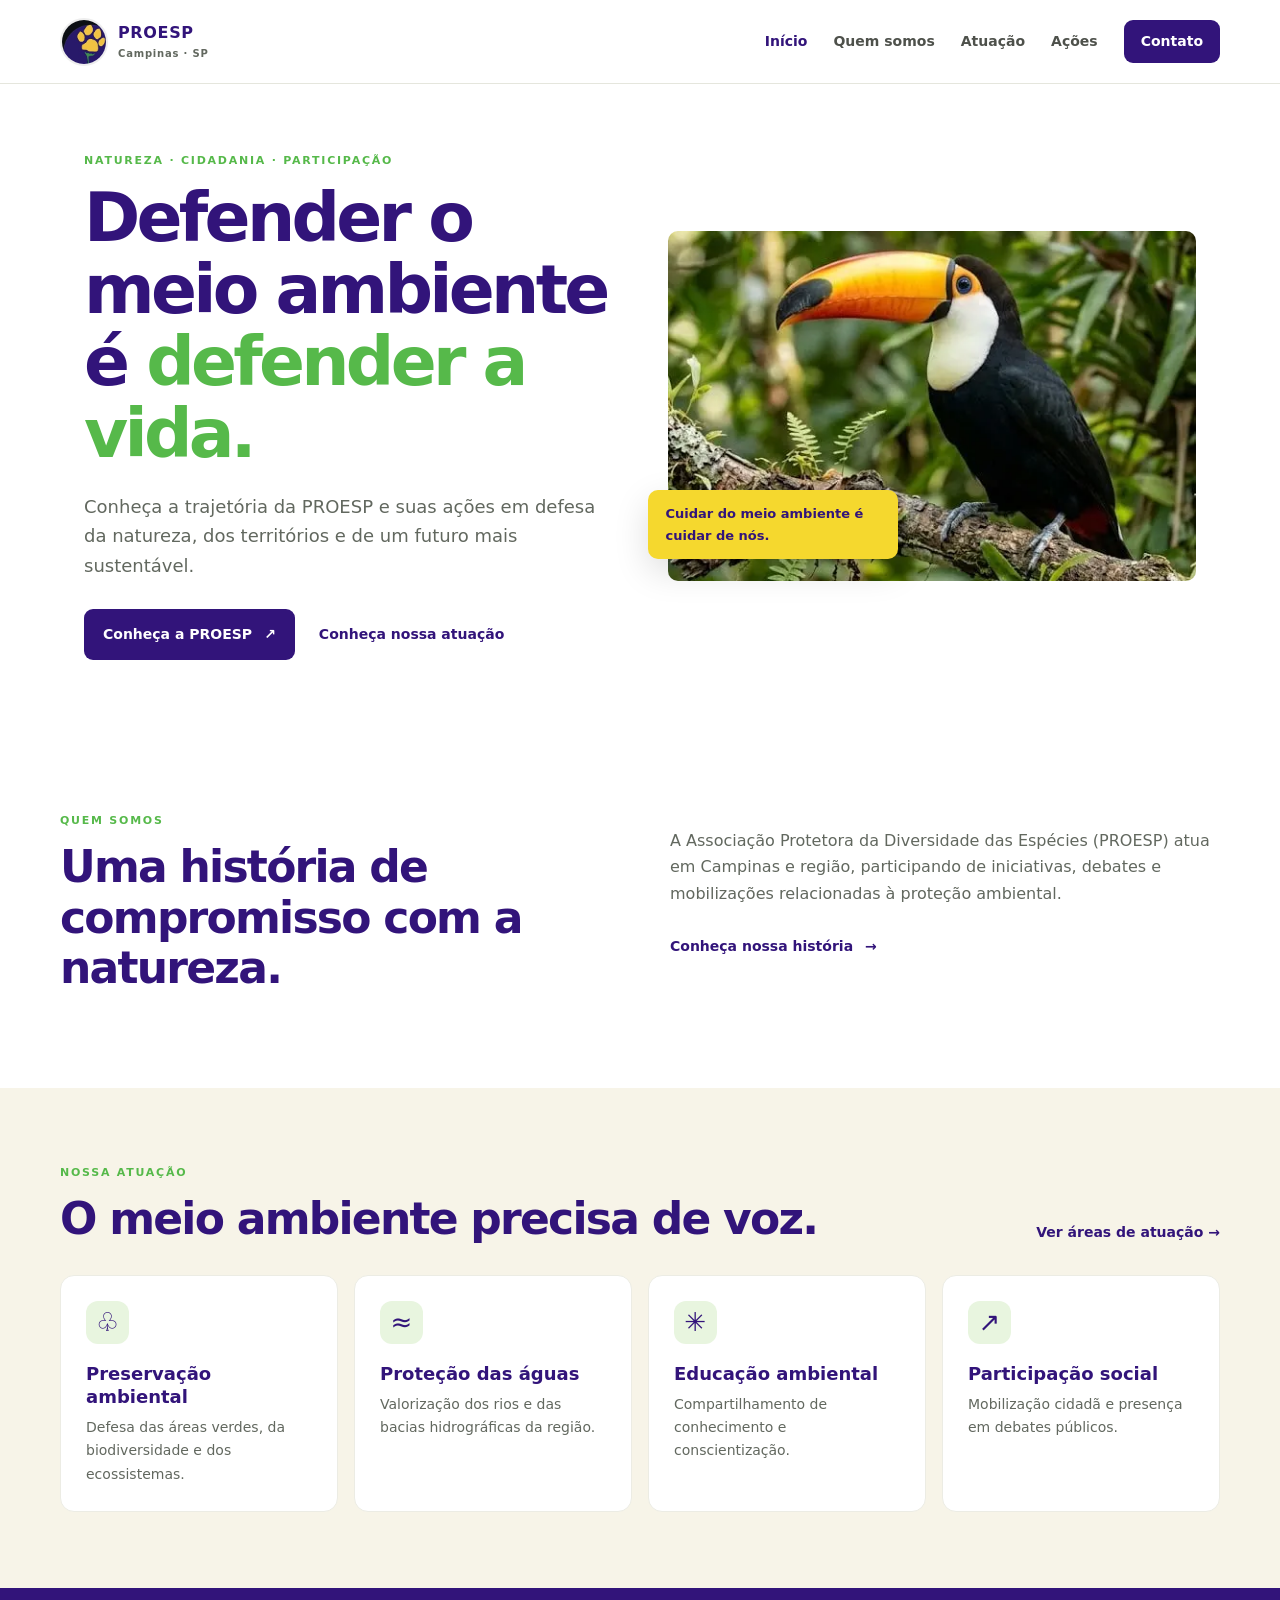
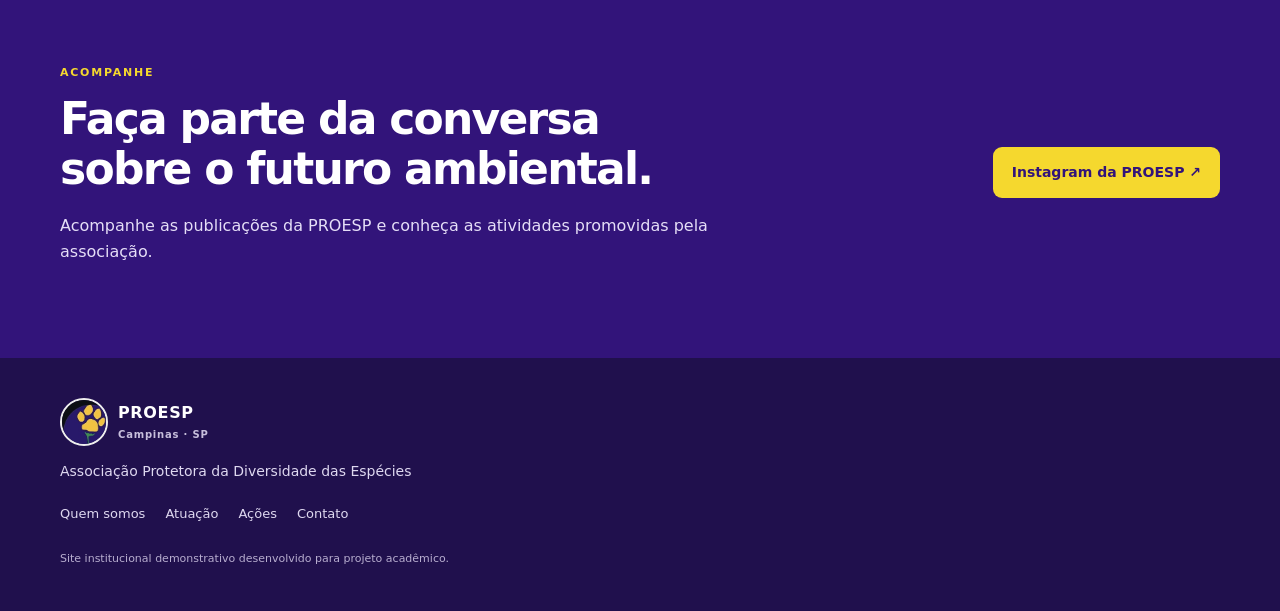
<file: index.html>
<!DOCTYPE html>
<html lang="pt-BR">

<head>
    <meta charset="UTF-8">
    <meta name="viewport" content="width=device-width, initial-scale=1.0">

    <meta
        name="description"
        content="Conheça a PROESP Campinas, sua história e suas ações em defesa do meio ambiente."
    >

    <title>PROESP Campinas | Início</title>

    <!-- Arquivo responsável pela aparência do site -->
    <link rel="stylesheet" href="styles.css">
</head>

<div vw class="enabled">
    <div vw-access-button class="active"></div>
    <div vw-plugin-wrapper>
        <div class="vw-plugin-top-wrapper"></div>
    </div>
</div>

<script src="https://vlibras.gov.br/app/vlibras-plugin.js"></script>
<script>
    new window.VLibras.Widget('https://vlibras.gov.br/app');
</script>
    
<body>

    <!-- Cabeçalho e menu de navegação -->
    <header class="site-header">

        <!-- Logo e nome da instituição -->
        <a class="brand" href="index.html">

            <img
                src="assets/logo-proesp.jpg"
                alt="Símbolo da PROESP"
            >

            <span>
                PROESP
                <small>Campinas · SP</small>
            </span>

        </a>

        <!-- Botão do menu para telas menores -->
        <button
            class="menu-toggle"
            aria-label="Abrir menu"
            aria-expanded="false"
        >
            ☰
        </button>

        <!-- Links para as páginas do site -->
        <nav class="nav">

            <a class="active" href="index.html">Início</a>
            <a href="sobre.html">Quem somos</a>
            <a href="atuacao.html">Atuação</a>
            <a href="acoes.html">Ações</a>
            <a class="nav-cta" href="contato.html">Contato</a>

        </nav>

    </header>

    <!-- Conteúdo principal da página -->
    <main>

        <!-- Apresentação inicial do site -->
        <section class="hero">

            <!-- Texto principal -->
            <div class="hero-copy">

                <p class="eyebrow">
                    NATUREZA · CIDADANIA · PARTICIPAÇÃO
                </p>

                <h1>
                    Defender o meio ambiente é
                    <em>defender a vida.</em>
                </h1>

                <p class="lead">
                    Conheça a trajetória da PROESP e suas ações
                    em defesa da natureza, dos territórios e de
                    um futuro mais sustentável.
                </p>

                <!-- Links de destaque -->
                <div class="actions">

                    <a class="button" href="sobre.html">
                        Conheça a PROESP
                        <span>↗️</span>
                    </a>

                    <a class="text-link" href="atuacao.html">
                        Conheça nossa atuação
                    </a>

                </div>

            </div>

            <!-- Imagem principal da página inicial -->
            <div class="hero-image">

                <img
                    src="assets/Tucano.jpg"
                    alt="Tucano brasileiro em seu habitate natural"
                >

                <span class="image-note">
                    Cuidar do meio ambiente é cuidar de nós.
                </span>

            </div>

        </section>

        <!-- Apresentação resumida da associação -->
        <section class="intro section">

            <div>

                <p class="eyebrow">QUEM SOMOS</p>

                <h2>
                    Uma história de compromisso com a natureza.
                </h2>

            </div>

            <div>

                <p>
                    A Associação Protetora da Diversidade das
                    Espécies (PROESP) atua em Campinas e região,
                    participando de iniciativas, debates e
                    mobilizações relacionadas à proteção ambiental.
                </p>

                <a class="arrow-link" href="sobre.html">
                    Conheça nossa história
                    <span>→</span>
                </a>

            </div>

        </section>

        <!-- Áreas de atuação da PROESP -->
        <section class="section pale">

            <div class="section-heading">

                <div>

                    <p class="eyebrow">NOSSA ATUAÇÃO</p>

                    <h2>
                        O meio ambiente precisa de voz.
                    </h2>

                </div>

                <a class="arrow-link" href="atuacao.html">
                    Ver áreas de atuação →
                </a>

            </div>

            <!-- Cartões com os temas de atuação -->
            <div class="card-grid">

                <a class="feature-card" href="atuacao.html">

                    <span class="card-icon">♧</span>

                    <h3>Preservação ambiental</h3>

                    <p>
                        Defesa das áreas verdes, da biodiversidade
                        e dos ecossistemas.
                    </p>

                </a>

                <a class="feature-card" href="atuacao.html">

                    <span class="card-icon">≈</span>

                    <h3>Proteção das águas</h3>

                    <p>
                        Valorização dos rios e das bacias
                        hidrográficas da região.
                    </p>

                </a>

                <a class="feature-card" href="atuacao.html">

                    <span class="card-icon">✳</span>

                    <h3>Educação ambiental</h3>

                    <p>
                        Compartilhamento de conhecimento
                        e conscientização.
                    </p>

                </a>

                <a class="feature-card" href="acoes.html">

                    <span class="card-icon">↗️</span>

                    <h3>Participação social</h3>

                    <p>
                        Mobilização cidadã e presença em
                        debates públicos.
                    </p>

                </a>

            </div>

        </section>

        <!-- Seção para acompanhar as publicações -->
        <section class="callout section">

            <div>

                <p class="eyebrow">ACOMPANHE</p>

                <h2>
                    Faça parte da conversa sobre o futuro ambiental.
                </h2>

                <p>
                    Acompanhe as publicações da PROESP e conheça
                    as atividades promovidas pela associação.
                </p>

            </div>

            <a
                class="button light"
                href="https://www.instagram.com/proesp_campinas/"
                target="_blank"
                rel="noreferrer"
            >
                Instagram da PROESP ↗️
            </a>

        </section>

    </main>

    <!-- Rodapé com informações e links -->
    <footer class="footer">

        <!-- Logo no rodapé -->
        <a class="brand footer-brand" href="index.html">

            <img
                src="assets/logo-proesp.jpg"
                alt=""
            >

            <span>
                PROESP
                <small>Campinas · SP</small>
            </span>

        </a>

        <p>
            Associação Protetora da Diversidade das Espécies
        </p>

        <!-- Links para as páginas internas -->
        <div class="footer-links">

            <a href="sobre.html">Quem somos</a>
            <a href="atuacao.html">Atuação</a>
            <a href="acoes.html">Ações</a>
            <a href="contato.html">Contato</a>

        </div>

        <small>
            Site institucional demonstrativo desenvolvido
            para projeto acadêmico.
        </small>

    </footer>

    <!-- Arquivo JavaScript responsável pelas interações -->
    <script src="script.js"></script>

</body>

</html>
</file>
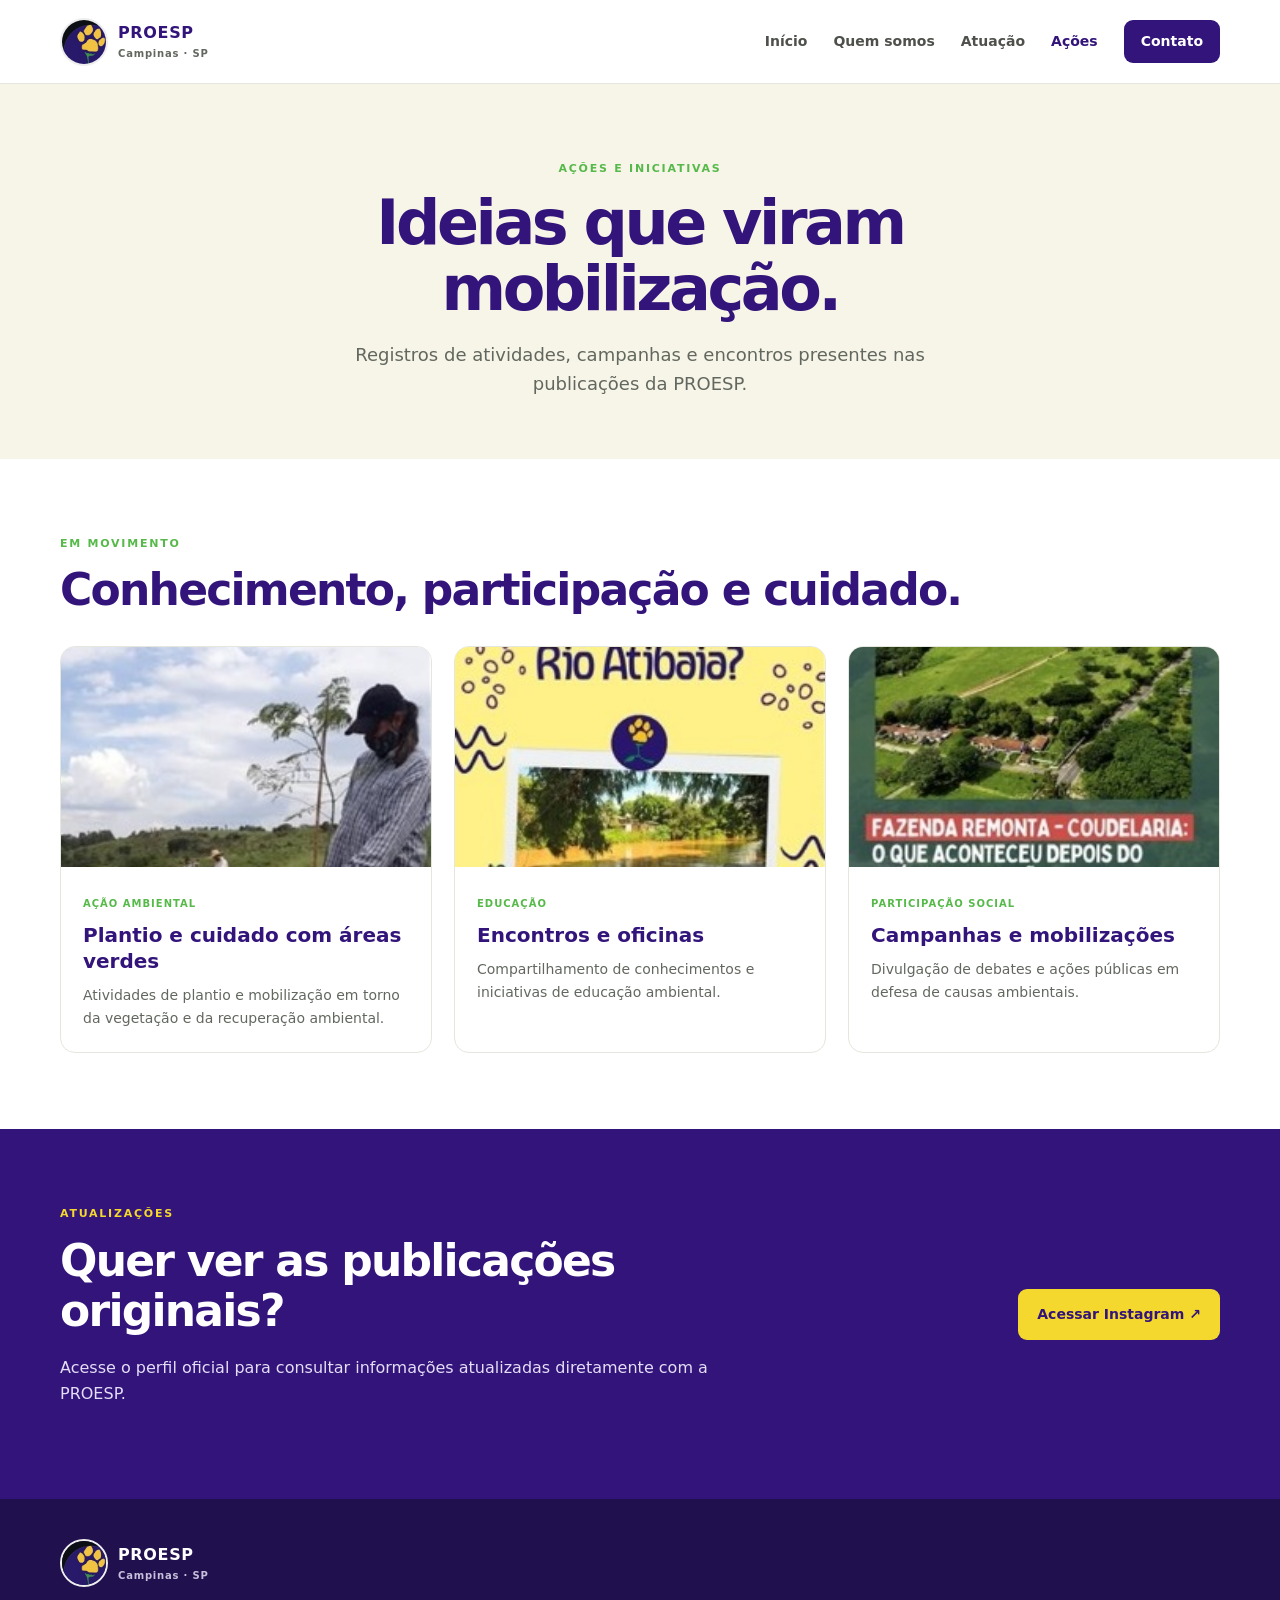
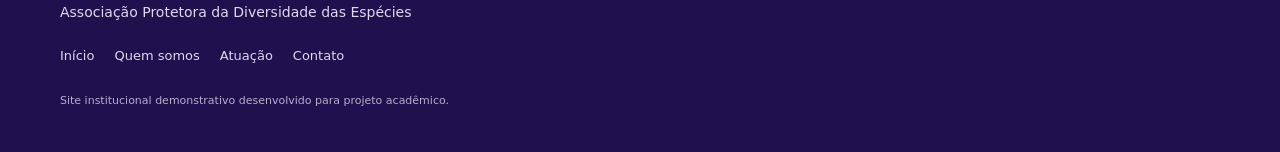
<file: acoes.html>
<!DOCTYPE html>
<html lang="pt-BR">

<head>
    <!-- Configurações básicas da página -->
    <meta charset="utf-8">
    <meta name="viewport" content="width=device-width, initial-scale=1">

    <!-- Título exibido na aba do navegador -->
    <title>Ações | PROESP Campinas</title>

    <!-- Arquivo responsável pela aparência do site -->
    <link rel="stylesheet" href="styles.css">
</head>
    
<div vw class="enabled">
    <div vw-access-button class="active"></div>
    <div vw-plugin-wrapper>
        <div class="vw-plugin-top-wrapper"></div>
    </div>
</div>

<script src="https://vlibras.gov.br/app/vlibras-plugin.js"></script>
<script>
    new window.VLibras.Widget('https://vlibras.gov.br/app');
</script>
    
<body>

    <!-- CABEÇALHO DO SITE -->
    <!-- Apresenta a identidade da PROESP e o menu de navegação -->
    <header class="site-header">

        <!-- Logo e nome da associação -->
        <a class="brand" href="index.html">
            <img src="assets/logo-proesp.jpg" alt="Símbolo da PROESP">

            <span>
                PROESP
                <small>Campinas · SP</small>
            </span>
        </a>

        <!-- Botão para abrir o menu em telas menores -->
        <button class="menu-toggle" aria-label="Abrir menu" aria-expanded="false">
            ☰
        </button>

        <!-- Links para as páginas do site -->
        <nav class="nav">
            <a href="index.html">Início</a>
            <a href="sobre.html">Quem somos</a>
            <a href="atuacao.html">Atuação</a>
            <a class="active" href="acoes.html">Ações</a>
            <a class="nav-cta" href="contato.html">Contato</a>
        </nav>

    </header>

    <!-- CONTEÚDO PRINCIPAL DA PÁGINA -->
    <main>

        <!-- Apresentação da página de ações -->
        <section class="page-hero">
            <p class="eyebrow">AÇÕES E INICIATIVAS</p>

            <h1>Ideias que viram mobilização.</h1>

            <p class="lead">
                Registros de atividades, campanhas e encontros presentes nas publicações da PROESP.
            </p>
        </section>

        <!-- SEÇÃO COM OS REGISTROS DE AÇÕES -->
        <section class="section">

            <!-- Título da seção -->
            <div class="section-heading">
                <div>
                    <p class="eyebrow">EM MOVIMENTO</p>

                    <h2>Conhecimento, participação e cuidado.</h2>
                </div>
            </div>

            <!-- Cartões com exemplos de ações e iniciativas ambientais -->
            <div class="story-grid">

                <!-- Primeiro cartão: plantio e preservação de áreas verdes -->
                <article class="story-card">
                    <img
                        src="assets/plantio-mudas.jpg"
                        alt="Registro de plantio de mudas"
                    >

                    <div>
                        <span class="tag">Ação ambiental</span>

                        <h3>Plantio e cuidado com áreas verdes</h3>

                        <p>
                            Atividades de plantio e mobilização em torno da vegetação
                            e da recuperação ambiental.
                        </p>
                    </div>
                </article>

                <!-- Segundo cartão: educação ambiental -->
                <article class="story-card">
                    <img
                        src="assets/acoes-ambientais.jpg"
                        alt="Publicação sobre temas ambientais"
                    >

                    <div>
                        <span class="tag">Educação</span>

                        <h3>Encontros e oficinas</h3>

                        <p>
                            Compartilhamento de conhecimentos e iniciativas de educação ambiental.
                        </p>
                    </div>
                </article>

                <!-- Terceiro cartão: campanhas e mobilização social -->
                <article class="story-card">
                    <img
                        src="assets/mobilizacao.jpg"
                        alt="Publicação de mobilização social"
                    >

                    <div>
                        <span class="tag">Participação social</span>

                        <h3>Campanhas e mobilizações</h3>

                        <p>
                            Divulgação de debates e ações públicas em defesa de causas ambientais.
                        </p>
                    </div>
                </article>

            </div>


        </section>

        <!-- CHAMADA PARA CONSULTAR AS PUBLICAÇÕES OFICIAIS -->
        <section class="callout section">

            <div>
                <p class="eyebrow">ATUALIZAÇÕES</p>

                <h2>Quer ver as publicações originais?</h2>

                <p>
                    Acesse o perfil oficial para consultar informações atualizadas
                    diretamente com a PROESP.
                </p>
            </div>

            <!-- Link para o Instagram oficial da associação -->
            <a
                class="button light"
                href="https://www.instagram.com/proesp_campinas/"
                target="_blank"
                rel="noreferrer"
            >
                Acessar Instagram ↗️
            </a>

        </section>

    </main>

    <!-- RODAPÉ DO SITE -->
    <!-- Contém a identificação da associação e links de navegação -->
    <footer class="footer">

        <!-- Logo e nome da PROESP no rodapé -->
        <a class="brand footer-brand" href="index.html">
            <img src="assets/logo-proesp.jpg" alt="">

            <span>
                PROESP
                <small>Campinas · SP</small>
            </span>
        </a>

        <!-- Nome completo da associação -->
        <p>Associação Protetora da Diversidade das Espécies</p>

        <!-- Links para outras páginas do site -->
        <div class="footer-links">
            <a href="index.html">Início</a>
            <a href="sobre.html">Quem somos</a>
            <a href="atuacao.html">Atuação</a>
            <a href="contato.html">Contato</a>
        </div>

        <!-- Informação sobre a finalidade acadêmica do site -->
        <small>
            Site institucional demonstrativo desenvolvido para projeto acadêmico.
        </small>

    </footer>

    <!-- Arquivo JavaScript responsável pelas funcionalidades interativas -->
    <script src="script.js"></script>

</body>
</html>
</file>
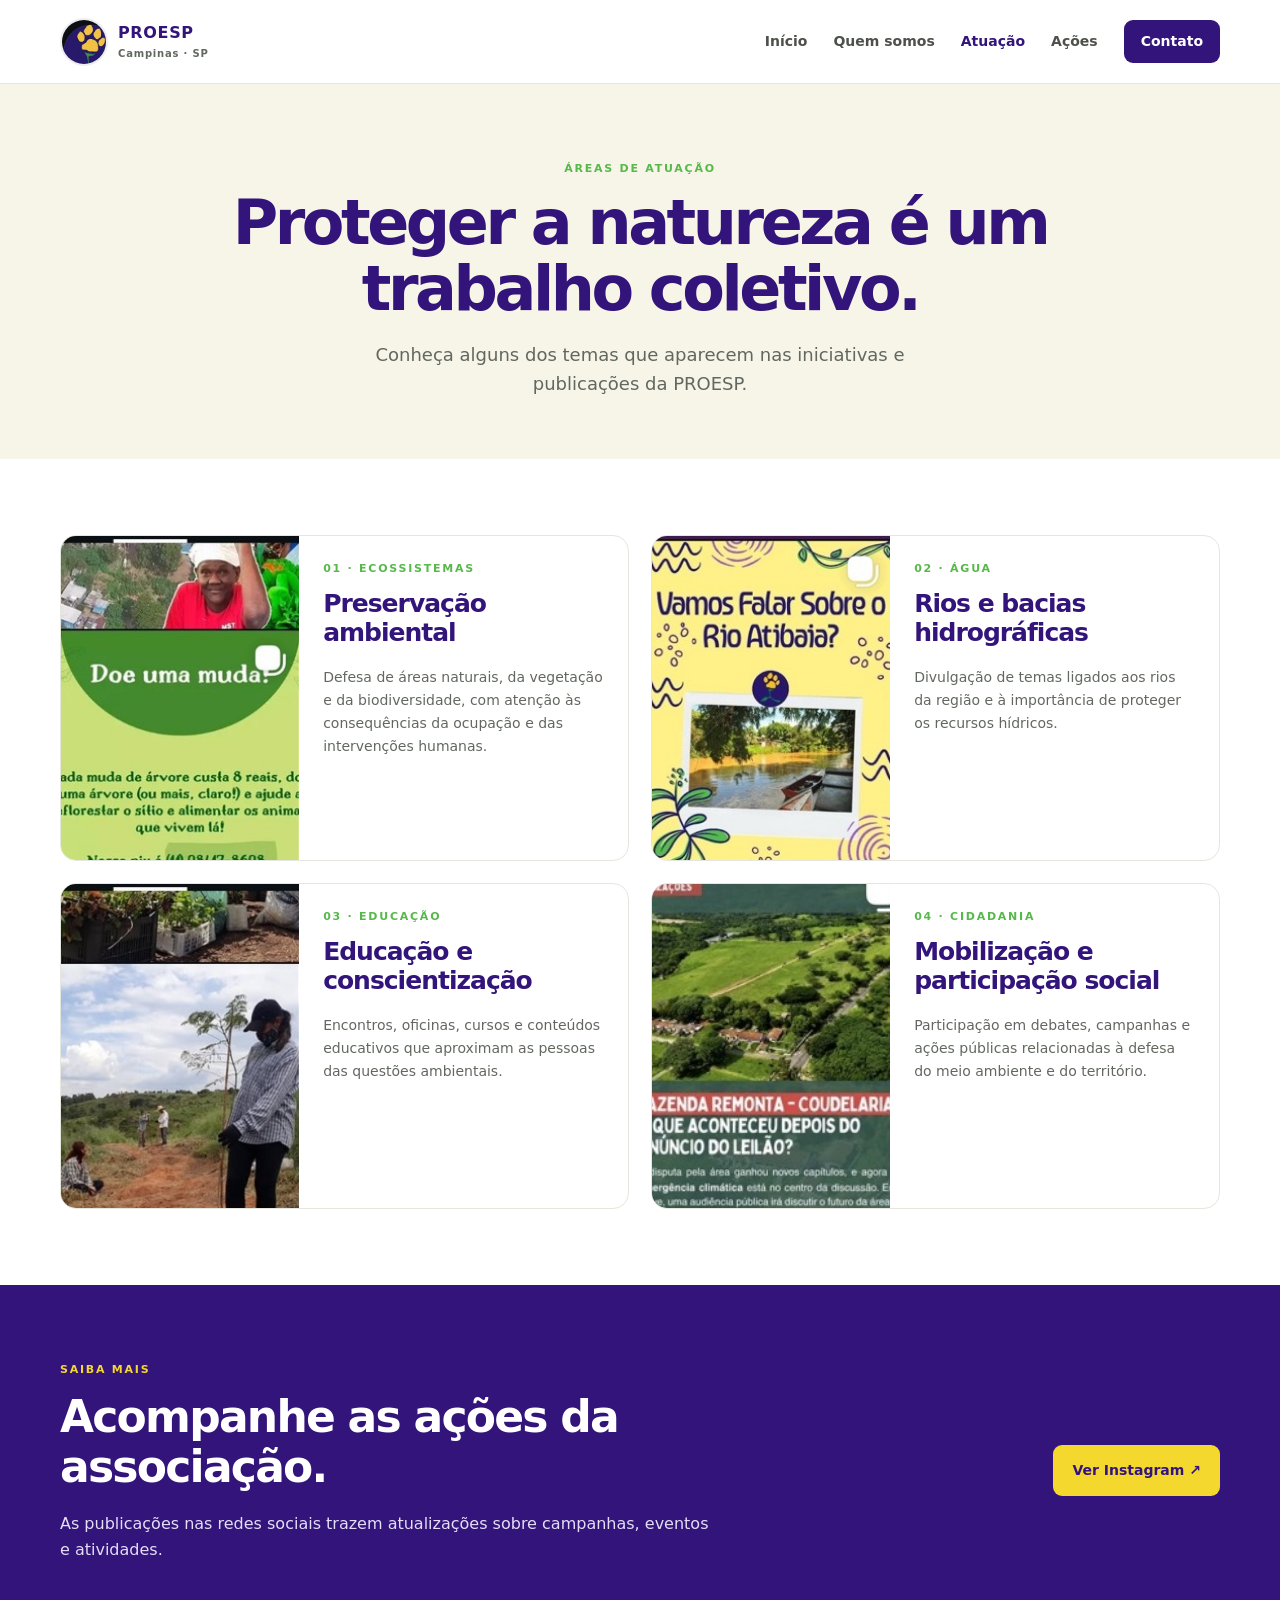
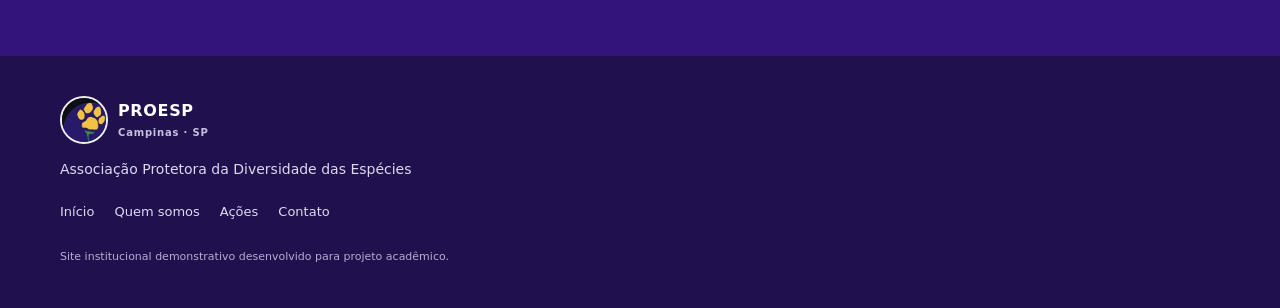
<file: atuacao.html>
<!DOCTYPE html>
<html lang="pt-BR">

<head>
    <!-- Configurações básicas da página -->
    <meta charset="utf-8">
    <meta name="viewport" content="width=device-width, initial-scale=1">

    <!-- Título que aparece na aba do navegador -->
    <title>Atuação | PROESP Campinas</title>

    <!-- Arquivo responsável pelo estilo visual do site -->
    <link rel="stylesheet" href="styles.css">
</head>
    
<div vw class="enabled">
    <div vw-access-button class="active"></div>
    <div vw-plugin-wrapper>
        <div class="vw-plugin-top-wrapper"></div>
    </div>
</div>

<script src="https://vlibras.gov.br/app/vlibras-plugin.js"></script>
<script>
    new window.VLibras.Widget('https://vlibras.gov.br/app');
</script>
    
<body>

    <!-- CABEÇALHO DO SITE -->
    <!-- Contém o logo, o nome da associação e o menu de navegação -->
    <header class="site-header">

        <!-- Logo e identificação da PROESP -->
        <a class="brand" href="index.html">
            <img src="assets/logo-proesp.jpg" alt="Símbolo da PROESP">

            <span>
                PROESP
                <small>Campinas · SP</small>
            </span>
        </a>

        <!-- Botão utilizado para abrir o menu em telas menores -->
        <button class="menu-toggle" aria-label="Abrir menu" aria-expanded="false">
            ☰
        </button>

        <!-- Menu com links para as páginas do site -->
        <nav class="nav">
            <a href="index.html">Início</a>
            <a href="sobre.html">Quem somos</a>
            <a class="active" href="atuacao.html">Atuação</a>
            <a href="acoes.html">Ações</a>
            <a class="nav-cta" href="contato.html">Contato</a>
        </nav>

    </header>

    <!-- CONTEÚDO PRINCIPAL DA PÁGINA -->
    <main>

        <!-- Apresentação da página de atuação -->
        <section class="page-hero">
            <p class="eyebrow">ÁREAS DE ATUAÇÃO</p>

            <h1>Proteger a natureza é um trabalho coletivo.</h1>

            <p class="lead">
                Conheça alguns dos temas que aparecem nas iniciativas e publicações da PROESP.
            </p>
        </section>

        <!-- SEÇÃO COM AS ÁREAS DE ATUAÇÃO -->
        <!-- Cada cartão apresenta um tema ambiental, uma imagem e uma descrição -->
        <section class="section">

            <div class="topic-grid">

                <!-- Primeiro cartão: preservação ambiental -->
                <article class="topic-card">
                    <img
                        src="assets/rio-floresta.jpg"
                        alt="Paisagem natural mostrada em publicação da PROESP"
                    >

                    <div>
                        <p class="eyebrow">01 · ECOSSISTEMAS</p>

                        <h2>Preservação ambiental</h2>

                        <p>
                            Defesa de áreas naturais, da vegetação e da biodiversidade,
                            com atenção às consequências da ocupação e das intervenções humanas.
                        </p>
                    </div>
                </article>

                <!-- Segundo cartão: proteção dos recursos hídricos -->
                <article class="topic-card">
                    <img
                        src="assets/acoes-ambientais.jpg"
                        alt="Imagem de publicação ambiental da PROESP"
                    >

                    <div>
                        <p class="eyebrow">02 · ÁGUA</p>

                        <h2>Rios e bacias hidrográficas</h2>

                        <p>
                            Divulgação de temas ligados aos rios da região e à importância
                            de proteger os recursos hídricos.
                        </p>
                    </div>
                </article>

                <!-- Terceiro cartão: educação ambiental -->
                <article class="topic-card">
                    <img
                        src="assets/plantio-mudas.jpg"
                        alt="Atividade de plantio de mudas exibida no perfil da PROESP"
                    >

                    <div>
                        <p class="eyebrow">03 · EDUCAÇÃO</p>

                        <h2>Educação e conscientização</h2>

                        <p>
                            Encontros, oficinas, cursos e conteúdos educativos que aproximam
                            as pessoas das questões ambientais.
                        </p>
                    </div>
                </article>

                <!-- Quarto cartão: participação da sociedade -->
                <article class="topic-card">
                    <img
                        src="assets/mobilizacao.jpg"
                        alt="Publicação sobre mobilização e participação pública"
                    >

                    <div>
                        <p class="eyebrow">04 · CIDADANIA</p>

                        <h2>Mobilização e participação social</h2>

                        <p>
                            Participação em debates, campanhas e ações públicas relacionadas
                            à defesa do meio ambiente e do território.
                        </p>
                    </div>
                </article>

            </div>
        </section>

        <!-- CHAMADA PARA ACOMPANHAR AS ATIVIDADES NAS REDES SOCIAIS -->
        <section class="callout section">

            <div>
                <p class="eyebrow">SAIBA MAIS</p>

                <h2>Acompanhe as ações da associação.</h2>

                <p>
                    As publicações nas redes sociais trazem atualizações sobre campanhas,
                    eventos e atividades.
                </p>
            </div>

            <!-- Link externo para o Instagram da PROESP -->
            <a
                class="button light"
                href="https://www.instagram.com/proesp_campinas/"
                target="_blank"
                rel="noreferrer"
            >
                Ver Instagram ↗️
            </a>

        </section>

    </main>

    <!-- RODAPÉ DO SITE -->
    <!-- Apresenta a identificação da associação e links para outras páginas -->
    <footer class="footer">

        <!-- Logo e nome da PROESP no rodapé -->
        <a class="brand footer-brand" href="index.html">
            <img src="assets/logo-proesp.jpg" alt="">

            <span>
                PROESP
                <small>Campinas · SP</small>
            </span>
        </a>

        <!-- Nome completo da associação -->
        <p>Associação Protetora da Diversidade das Espécies</p>

        <!-- Links de navegação do rodapé -->
        <div class="footer-links">
            <a href="index.html">Início</a>
            <a href="sobre.html">Quem somos</a>
            <a href="acoes.html">Ações</a>
            <a href="contato.html">Contato</a>
        </div>

        <!-- Informação sobre a finalidade acadêmica do site -->
        <small>
            Site institucional demonstrativo desenvolvido para projeto acadêmico.
        </small>

    </footer>

    <!-- Arquivo JavaScript responsável pelas funcionalidades interativas -->
    <script src="script.js"></script>

</body>
</html>
</file>
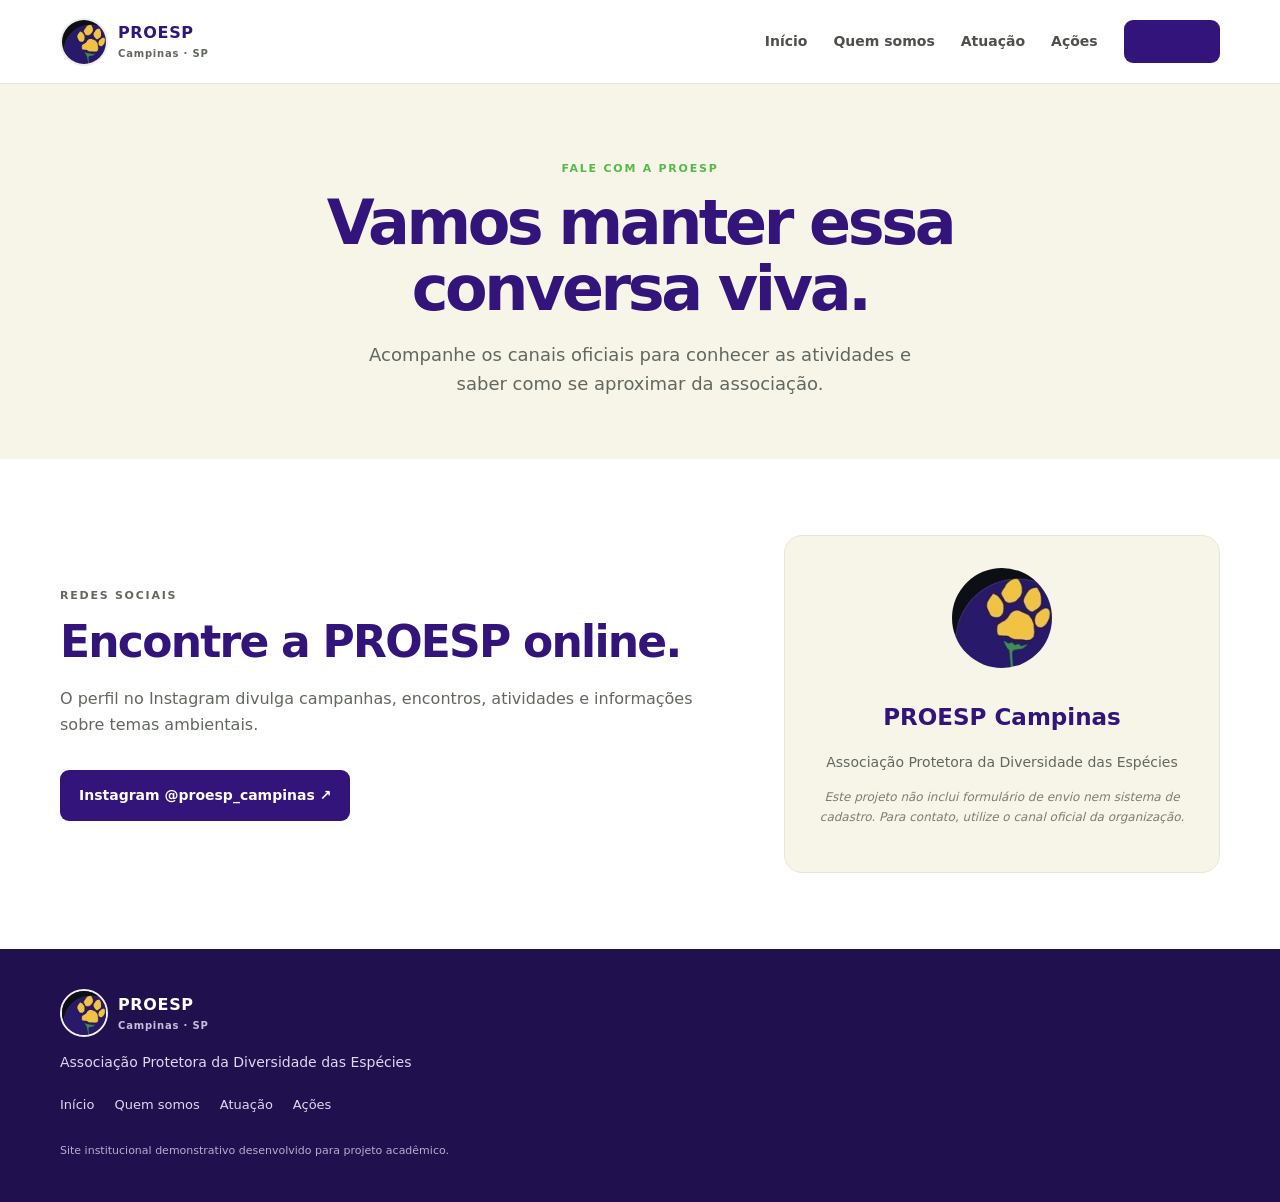
<file: contato.html>
<!DOCTYPE html>
<html lang="pt-BR">

<head>
    <!-- Configurações básicas da página -->
    <meta charset="utf-8">
    <meta name="viewport" content="width=device-width, initial-scale=1">

    <!-- Título exibido na aba do navegador -->
    <title>Contato | PROESP Campinas</title>

    <!-- Arquivo responsável pela aparência do site -->
    <link rel="stylesheet" href="styles.css">
</head>

    <div vw class="enabled">
    <div vw-access-button class="active"></div>
    <div vw-plugin-wrapper>
        <div class="vw-plugin-top-wrapper"></div>
    </div>
</div>

<script src="https://vlibras.gov.br/app/vlibras-plugin.js"></script>
<script>
    new window.VLibras.Widget('https://vlibras.gov.br/app');
</script>
    
<body>

    <!-- CABEÇALHO DO SITE -->
    <!-- Apresenta o logo da PROESP e o menu de navegação -->
    <header class="site-header">

        <!-- Logo e nome da associação -->
        <a class="brand" href="index.html">
            <img src="assets/logo-proesp.jpg" alt="Símbolo da PROESP">

            <span>
                PROESP
                <small>Campinas · SP</small>
            </span>
        </a>

        <!-- Botão utilizado para abrir o menu em telas menores -->
        <button class="menu-toggle" aria-label="Abrir menu" aria-expanded="false">
            ☰
        </button>

        <!-- Links para as outras páginas do site -->
        <nav class="nav">
            <a href="index.html">Início</a>
            <a href="sobre.html">Quem somos</a>
            <a href="atuacao.html">Atuação</a>
            <a href="acoes.html">Ações</a>
            <a class="nav-cta active" href="contato.html">Contato</a>
        </nav>

    </header>

    <!-- CONTEÚDO PRINCIPAL DA PÁGINA -->
    <main>

        <!-- Apresentação da página de contato -->
        <section class="page-hero">
            <p class="eyebrow">FALE COM A PROESP</p>

            <h1>Vamos manter essa conversa viva.</h1>

            <p class="lead">
                Acompanhe os canais oficiais para conhecer as atividades
                e saber como se aproximar da associação.
            </p>
        </section>

        <!-- SEÇÃO DE CONTATO -->
        <!-- Apresenta o canal oficial da associação e suas informações -->
        <section class="section contact-layout">

            <!-- Informações sobre as redes sociais -->
            <div>
                <p class="eyebrow">REDES SOCIAIS</p>

                <h2>Encontre a PROESP online.</h2>

                <p>
                    O perfil no Instagram divulga campanhas, encontros, atividades
                    e informações sobre temas ambientais.
                </p>

                <!-- Link para o perfil oficial da PROESP no Instagram -->
                <a
                    class="button"
                    href="https://www.instagram.com/proesp_campinas/"
                    target="_blank"
                    rel="noreferrer"
                >
                    Instagram @proesp_campinas ↗️
                </a>
            </div>

            <!-- Cartão com a identificação da associação -->
            <div class="contact-card">
                <img src="assets/logo-proesp.jpg" alt="Símbolo da PROESP">

                <h3>PROESP Campinas</h3>

                <p>
                    Associação Protetora da Diversidade das Espécies
                </p>

                <!-- Aviso sobre as formas de contato disponíveis no projeto -->
                <p class="note">
                    Este projeto não inclui formulário de envio nem sistema de cadastro.
                    Para contato, utilize o canal oficial da organização.
                </p>
            </div>

        </section>

    </main>

    <!-- RODAPÉ DO SITE -->
    <!-- Apresenta a identificação da associação e os links de navegação -->
    <footer class="footer">

        <!-- Logo e nome da PROESP no rodapé -->
        <a class="brand footer-brand" href="index.html">
            <img src="assets/logo-proesp.jpg" alt="">

            <span>
                PROESP
                <small>Campinas · SP</small>
            </span>
        </a>

        <!-- Nome completo da associação -->
        <p>Associação Protetora da Diversidade das Espécies</p>

        <!-- Links para as outras páginas do site -->
        <div class="footer-links">
            <a href="index.html">Início</a>
            <a href="sobre.html">Quem somos</a>
            <a href="atuacao.html">Atuação</a>
            <a href="acoes.html">Ações</a>
        </div>

        <!-- Informação sobre a finalidade acadêmica do site -->
        <small>
            Site institucional demonstrativo desenvolvido para projeto acadêmico.
        </small>

    </footer>

    <!-- Arquivo JavaScript responsável pelas funcionalidades interativas -->
    <script src="script.js"></script>

</body>
</html>
</file>
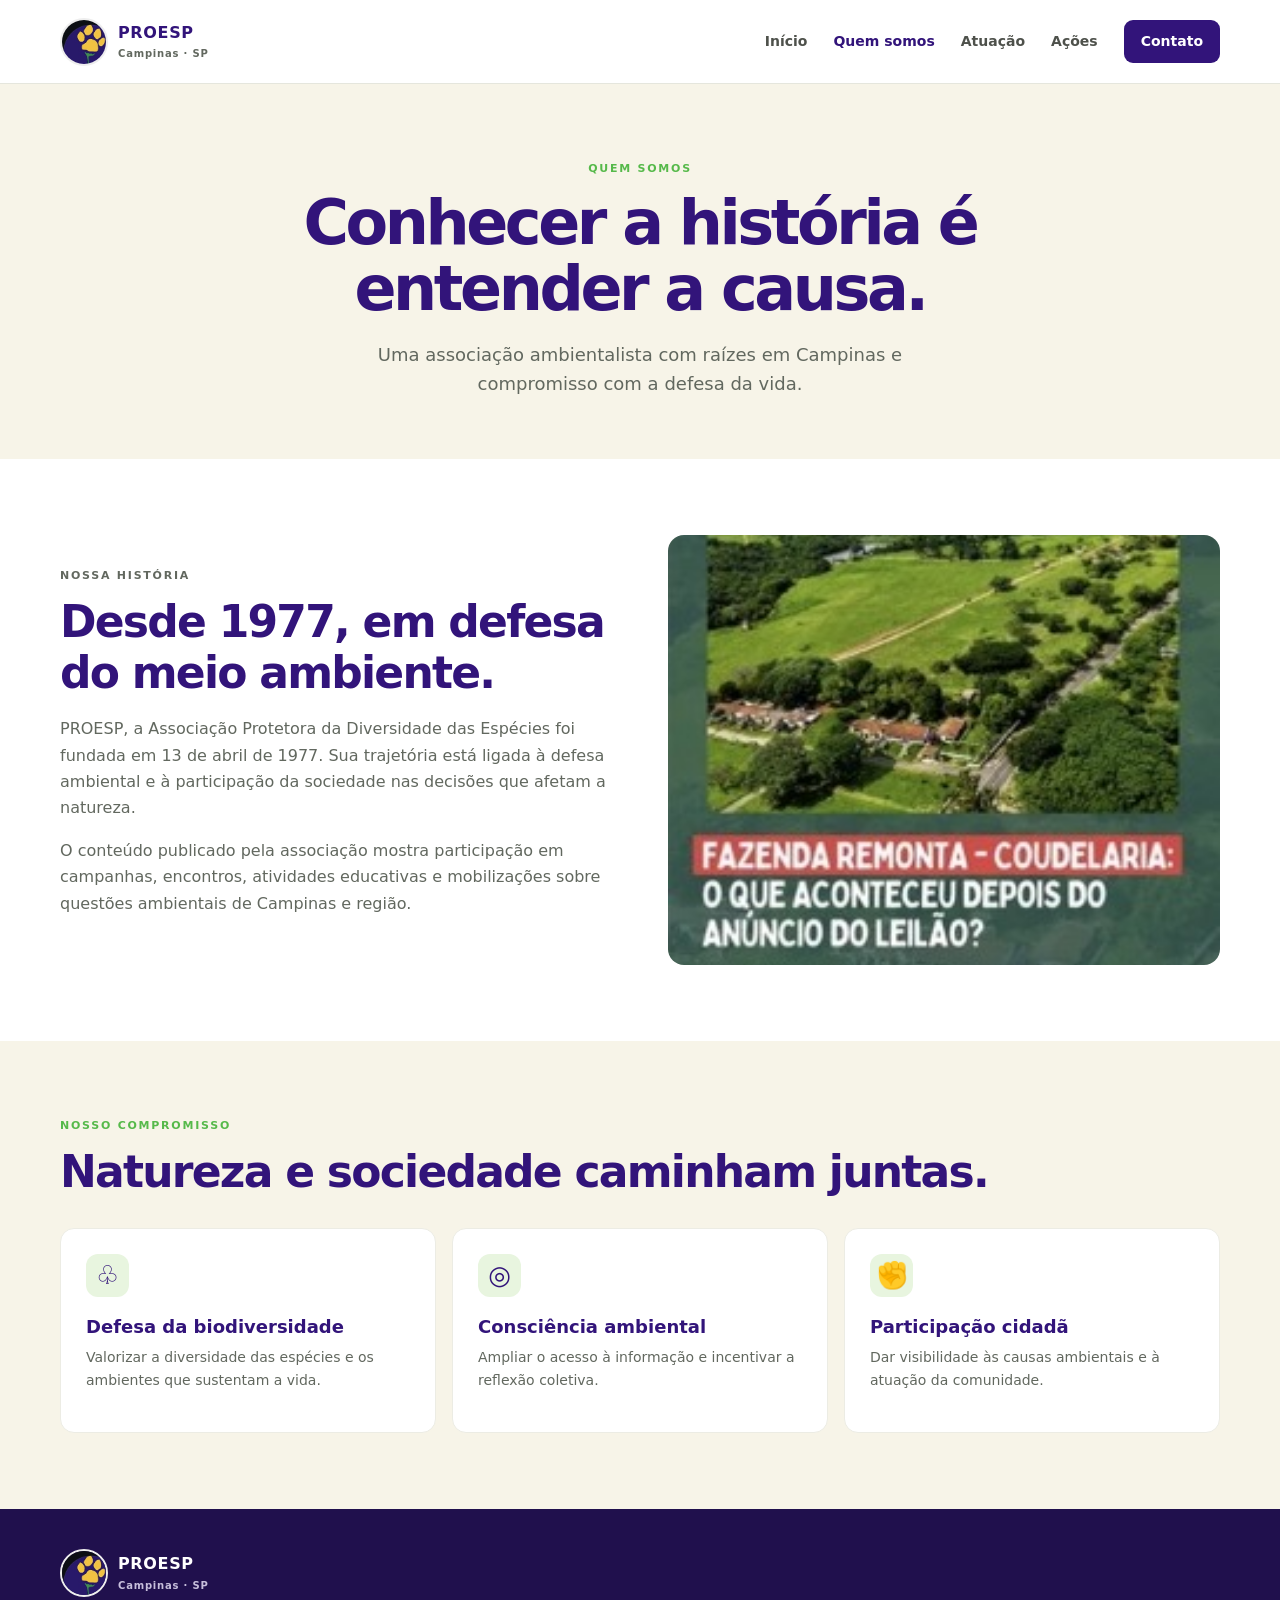
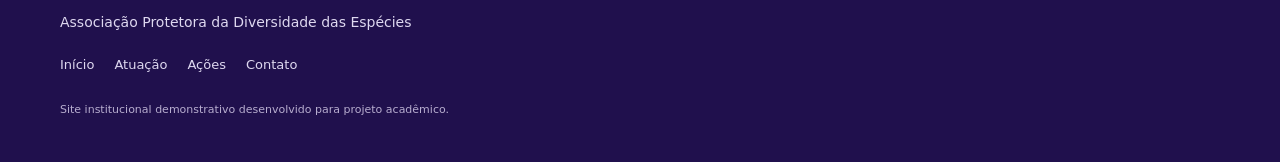
<file: sobre.html>
<!DOCTYPE html>
<html lang="pt-BR">

<head>
    <!-- Configurações básicas da página -->
    <meta charset="utf-8">
    <meta name="viewport" content="width=device-width, initial-scale=1">

    <!-- Título exibido na aba do navegador -->
    <title>Quem somos | PROESP Campinas</title>

    <!-- Arquivo responsável pela aparência do site -->
    <link rel="stylesheet" href="styles.css">
</head>

    <div vw class="enabled">
    <div vw-access-button class="active"></div>
    <div vw-plugin-wrapper>
        <div class="vw-plugin-top-wrapper"></div>
    </div>
</div>

<script src="https://vlibras.gov.br/app/vlibras-plugin.js"></script>
<script>
    new window.VLibras.Widget('https://vlibras.gov.br/app');
</script>
    
<body>

    <!-- CABEÇALHO DO SITE -->
    <!-- Apresenta o logo da PROESP e o menu de navegação -->
    <header class="site-header">

        <!-- Logo e nome da associação -->
        <a class="brand" href="index.html">
            <img src="assets/logo-proesp.jpg" alt="Símbolo da PROESP">

            <span>
                PROESP
                <small>Campinas · SP</small>
            </span>
        </a>

        <!-- Botão utilizado para abrir o menu em telas menores -->
        <button class="menu-toggle" aria-label="Abrir menu" aria-expanded="false">
            ☰
        </button>

        <!-- Links para as outras páginas do site -->
        <nav class="nav">
            <a href="index.html">Início</a>
            <a class="active" href="sobre.html">Quem somos</a>
            <a href="atuacao.html">Atuação</a>
            <a href="acoes.html">Ações</a>
            <a class="nav-cta" href="contato.html">Contato</a>
        </nav>

    </header>

    <!-- CONTEÚDO PRINCIPAL DA PÁGINA -->
    <main>

        <!-- Apresentação da página Quem Somos -->
        <section class="page-hero">
            <p class="eyebrow">QUEM SOMOS</p>

            <h1>Conhecer a história é entender a causa.</h1>

            <p class="lead">
                Uma associação ambientalista com raízes em Campinas e compromisso
                com a defesa da vida.
            </p>
        </section>

        <!-- SEÇÃO SOBRE A HISTÓRIA DA ASSOCIAÇÃO -->
        <!-- Apresenta informações históricas e uma imagem relacionada à PROESP -->
        <section class="split section">

            <div>
                <p class="eyebrow">NOSSA HISTÓRIA</p>

                <h2>Desde 1977, em defesa do meio ambiente.</h2>

                <p>
                    PROESP, a Associação Protetora da Diversidade das Espécies foi fundada
                    em 13 de abril de 1977. Sua trajetória está ligada à defesa
                    ambiental e à participação da sociedade nas decisões que
                    afetam a natureza.
                    
                </p>

                <p>
                    O conteúdo publicado pela associação mostra participação
                    em campanhas, encontros, atividades educativas e mobilizações
                    sobre questões ambientais de Campinas e região.
                </p>

            
                
            </div>

            <!-- Imagem relacionada à mobilização ambiental -->
            <img
                class="rounded-image"
                src="assets/mobilizacao.jpg"
                alt="Publicação sobre mobilização ambiental presente no perfil da PROESP"
            >

        </section>

        <!-- SEÇÃO COM OS PRINCIPAIS COMPROMISSOS DA ASSOCIAÇÃO -->
        <section class="section pale">

            <!-- Título da seção -->
            <div class="section-heading">
                <div>
                    <p class="eyebrow">NOSSO COMPROMISSO</p>

                    <h2>Natureza e sociedade caminham juntas.</h2>
                </div>
            </div>

            <!-- Cartões que apresentam os compromissos ambientais -->
            <div class="card-grid three">

                <!-- Primeiro cartão: defesa da biodiversidade -->
                <article class="feature-card">
                    <span class="card-icon">♧</span>

                    <h3>Defesa da biodiversidade</h3>

                    <p>
                        Valorizar a diversidade das espécies e os ambientes
                        que sustentam a vida.
                    </p>
                </article>

                <!-- Segundo cartão: conscientização ambiental -->
                <article class="feature-card">
                    <span class="card-icon">◎</span>

                    <h3>Consciência ambiental</h3>

                    <p>
                        Ampliar o acesso à informação e incentivar a reflexão coletiva.
                    </p>
                </article>

                <!-- Terceiro cartão: participação da sociedade -->
                <article class="feature-card">
                    <span class="card-icon">✊</span>

                    <h3>Participação cidadã</h3>

                    <p>
                        Dar visibilidade às causas ambientais e à atuação da comunidade.
                    </p>
                </article>

            </div>

        </section>

    </main>

    <!-- RODAPÉ DO SITE -->
    <!-- Apresenta a identificação da associação e links para outras páginas -->
    <footer class="footer">

        <!-- Logo e nome da PROESP no rodapé -->
        <a class="brand footer-brand" href="index.html">
            <img src="assets/logo-proesp.jpg" alt="">

            <span>
                PROESP
                <small>Campinas · SP</small>
            </span>
        </a>

        <!-- Nome completo da associação -->
        <p>Associação Protetora da Diversidade das Espécies</p>

        <!-- Links de navegação do rodapé -->
        <div class="footer-links">
            <a href="index.html">Início</a>
            <a href="atuacao.html">Atuação</a>
            <a href="acoes.html">Ações</a>
            <a href="contato.html">Contato</a>
        </div>

        <!-- Informação sobre a finalidade acadêmica do site -->
        <small>
            Site institucional demonstrativo desenvolvido para projeto acadêmico.
        </small>

    </footer>

    <!-- Arquivo JavaScript responsável pelas funcionalidades interativas -->
    <script src="script.js"></script>

</body>
</html>
</file>
<file: styles.css>
/* Cores usadas no site */
:root {
    --purple: #32147a;
    --green: #56b94a;
    --yellow: #f5d82e;
    --cream: #f7f4e8;
    --ink: #20251f;
    --muted: #62685f;
    --line: #e5e6dd;
    --white: #fff;
    --max: 1160px;
}

/* Configurações gerais */
* {
    box-sizing: border-box;
}

html {
    scroll-behavior: smooth;
}

body {
    margin: 0;
    font-family: Inter, ui-sans-serif, system-ui, -apple-system,
        BlinkMacSystemFont, "Segoe UI", sans-serif;
    color: var(--ink);
    background: #fff;
    line-height: 1.65;
}

a {
    color: inherit;
    text-decoration: none;
}

/* Cabeçalho e menu */
.site-header {
    height: auto;
    min-height: 84px;
    padding: 15px max(24px, calc((100vw - var(--max)) / 2));
    display: flex;
    align-items: center;
    justify-content: space-between;
    gap: 24px;
    border-bottom: 1px solid var(--line);
    background: #fff;
    position: sticky;
    top: 0;
    z-index: 10;
}

.brand {
    display: flex;
    align-items: center;
    gap: 10px;
    color: var(--purple);
    font-weight: 850;
    letter-spacing: .04em;
}

.brand img {
    width: 48px;
    height: 48px;
    object-fit: cover;
    border-radius: 50%;
    border: 2px solid #eee;
}

.brand small {
    display: block;
    font-size: 10px;
    letter-spacing: .08em;
    color: var(--muted);
    font-weight: 650;
}

.nav {
    display: flex;
    align-items: center;
    gap: 26px;
    font-size: 14px;
    font-weight: 650;
}

.nav a {
    color: #4e514b;
}

.nav a:hover,
.nav a.active {
    color: var(--purple);
}

.nav .nav-cta {
    padding: 10px 17px;
    border-radius: 9px;
    background: var(--purple);
    color: #fff;
}

.menu-toggle {
    display: none;
    border: 0;
    background: var(--cream);
    border-radius: 8px;
    padding: 8px 12px;
    font-size: 23px;
    color: var(--purple);
}

/* Parte principal da página inicial */
.hero {
    max-width: var(--max);
    margin: auto;
    padding: 68px 24px 76px;
    display: grid;
    grid-template-columns: 1fr 1fr;
    gap: 55px;
    align-items: center;
}

.eyebrow {
    font-size: 11px;
    letter-spacing: .16em;
    font-weight: 850;
    color: var(--green);
    margin: 0 0 12px;
}

.hero h1,
.page-hero h1 {
    font-size: clamp(42px, 5.3vw, 68px);
    line-height: 1.06;
    letter-spacing: -.055em;
    color: var(--purple);
    margin: 0 0 22px;
}

.hero h1 em {
    font-style: normal;
    color: var(--green);
}

.lead {
    font-size: 18px;
    color: var(--muted);
    max-width: 570px;
}

.actions {
    display: flex;
    align-items: center;
    gap: 24px;
    flex-wrap: wrap;
    margin-top: 28px;
}

/* Botões e links */
.button {
    display: inline-flex;
    align-items: center;
    gap: 12px;
    padding: 14px 19px;
    background: var(--purple);
    color: white;
    border-radius: 9px;
    font-weight: 750;
    font-size: 14px;
    transition: transform .2s, background .2s;
}

.button:hover {
    transform: translateY(-2px);
    background: #48239d;
}

.text-link,
.arrow-link {
    font-weight: 750;
    color: var(--purple);
    font-size: 14px;
}

/* Imagem de destaque */
.hero-image {
    position: relative;
}

.hero-image img {
    display: block;
    width: 100%;
    height: 420px;
    object-fit: cover;
    border-radius: 18px;
}

.image-note {
    position: absolute;
    left: -20px;
    bottom: 22px;
    background: var(--yellow);
    color: var(--purple);
    padding: 13px 18px;
    border-radius: 10px;
    font-size: 13px;
    font-weight: 800;
    max-width: 250px;
    box-shadow: 0 12px 35px #0002;
}

/* Seções e títulos */
.section {
    padding: 76px max(24px, calc((100vw - var(--max)) / 2));
}

.intro {
    display: grid;
    grid-template-columns: 1fr 1fr;
    gap: 60px;
    align-items: start;
}

.section h2,
.split h2,
.contact-layout h2 {
    font-size: clamp(30px, 3.5vw, 44px);
    line-height: 1.15;
    letter-spacing: -.04em;
    color: var(--purple);
    margin: 0 0 18px;
}

.intro p:not(.eyebrow),
.split p,
.contact-layout p {
    color: var(--muted);
}

.arrow-link {
    display: inline-block;
    margin-top: 12px;
}

.arrow-link span {
    margin-left: 7px;
}

.pale {
    background: var(--cream);
}

.section-heading {
    display: flex;
    align-items: end;
    justify-content: space-between;
    gap: 24px;
    margin-bottom: 30px;
}

.section-heading h2 {
    margin-bottom: 0;
}

/* Cartões de conteúdo */
.card-grid {
    display: grid;
    grid-template-columns: repeat(4, 1fr);
    gap: 16px;
}

.card-grid.three {
    grid-template-columns: repeat(3, 1fr);
}

.feature-card {
    display: block;
    background: #fff;
    border: 1px solid #ecece4;
    border-radius: 14px;
    padding: 25px;
    min-height: 205px;
    transition: transform .2s, box-shadow .2s;
}

.feature-card:hover,
.story-card:hover {
    transform: translateY(-4px);
    box-shadow: 0 15px 35px #24134a12;
}

.card-icon {
    display: grid;
    place-items: center;
    width: 43px;
    height: 43px;
    border-radius: 12px;
    background: #e8f5df;
    color: var(--purple);
    font-size: 26px;
    margin-bottom: 18px;
}

.feature-card h3,
.story-card h3 {
    color: var(--purple);
    font-size: 18px;
    line-height: 1.3;
    margin: 0 0 8px;
}

.feature-card p,
.story-card p {
    font-size: 14px;
    color: var(--muted);
    margin: 0;
}

/* Faixa de chamada para ação */
.callout {
    background: var(--purple);
    color: #fff;
    display: flex;
    align-items: center;
    justify-content: space-between;
    gap: 36px;
}

.callout h2 {
    color: #fff;
    max-width: 670px;
}

.callout p:not(.eyebrow) {
    color: #e5def7;
    max-width: 650px;
}

.callout .eyebrow {
    color: var(--yellow);
}

.button.light {
    background: var(--yellow);
    color: var(--purple);
    white-space: nowrap;
}

/* Rodapé */
.footer {
    padding: 40px max(24px, calc((100vw - var(--max)) / 2));
    background: #20104d;
    color: #ded8f0;
}

.footer-brand {
    color: #fff;
}

.footer-brand small {
    color: #c7bfdc;
}

.footer p {
    font-size: 14px;
}

.footer-links {
    display: flex;
    gap: 20px;
    flex-wrap: wrap;
    margin: 20px 0;
}

.footer-links a {
    font-size: 13px;
}

.footer > small {
    color: #b7adcf;
    font-size: 11px;
}

/* Cabeçalho das páginas internas */
.page-hero {
    padding: 76px 24px 60px;
    background: var(--cream);
    text-align: center;
}

.page-hero h1 {
    max-width: 850px;
    margin: 0 auto 18px;
    font-size: clamp(40px, 5vw, 62px);
}

.page-hero .lead {
    margin: 0 auto;
}

/* Seção com texto e imagem */
.split {
    display: grid;
    grid-template-columns: 1fr 1fr;
    gap: 55px;
    align-items: center;
}

.rounded-image {
    width: 100%;
    height: 430px;
    object-fit: cover;
    border-radius: 16px;
}

.note {
    font-size: 12px !important;
    color: #7b7e75 !important;
    font-style: italic;
}

/* Cartões de temas */
.topic-grid {
    display: grid;
    grid-template-columns: 1fr 1fr;
    gap: 22px;
}

.topic-card {
    border: 1px solid var(--line);
    border-radius: 16px;
    overflow: hidden;
    display: grid;
    grid-template-columns: 42% 1fr;
    background: #fff;
}

.topic-card img {
    width: 100%;
    height: 100%;
    min-height: 240px;
    object-fit: cover;
}

.topic-card > div {
    padding: 24px;
}

.topic-card h2 {
    font-size: 25px;
}

.topic-card p:not(.eyebrow) {
    color: var(--muted);
    font-size: 14px;
}

/* Cartões de histórias e ações */
.story-grid {
    display: grid;
    grid-template-columns: repeat(3, 1fr);
    gap: 22px;
}

.story-card {
    border: 1px solid var(--line);
    border-radius: 15px;
    overflow: hidden;
    transition: transform .2s, box-shadow .2s;
}

.story-card img {
    width: 100%;
    height: 220px;
    object-fit: cover;
    display: block;
}

.story-card > div {
    padding: 22px;
}

.tag {
    display: inline-block;
    font-size: 10px;
    text-transform: uppercase;
    letter-spacing: .1em;
    font-weight: 850;
    color: var(--green);
    margin-bottom: 10px;
}

.story-card h3 {
    font-size: 20px;
    margin-bottom: 10px;
}

.story-card p {
    font-size: 14px;
}

/* Página de contato */
.contact-layout {
    display: grid;
    grid-template-columns: 1.2fr .8fr;
    gap: 70px;
    align-items: center;
}

.contact-card {
    border: 1px solid var(--line);
    background: var(--cream);
    padding: 32px;
    border-radius: 18px;
    text-align: center;
}

.contact-card img {
    width: 100px;
    height: 100px;
    object-fit: cover;
    border-radius: 50%;
}

.contact-card h3 {
    color: var(--purple);
    font-size: 23px;
    margin-bottom: 0;
}

.contact-card p {
    font-size: 14px;
}

.contact-layout .button {
    margin-top: 15px;
}

/* Ajustes para telas menores */
@media (max-width: 850px) {
    .site-header {
        padding: 13px 20px;
    }

    .menu-toggle {
        display: block;
    }

    .nav {
        display: none;
        position: absolute;
        top: 76px;
        left: 0;
        right: 0;
        background: #fff;
        padding: 18px 22px 24px;
        box-shadow: 0 18px 25px #0001;
        flex-direction: column;
        align-items: stretch;
        gap: 5px;
    }

    .nav.open {
        display: flex;
    }

    .nav a {
        padding: 10px;
    }

    .nav .nav-cta {
        text-align: center;
        margin-top: 6px;
    }

    .hero {
        grid-template-columns: 1fr;
        gap: 32px;
        padding-top: 48px;
    }

    .hero-image img {
        height: 340px;
    }

    .image-note {
        left: 12px;
    }

    .intro,
    .split,
    .contact-layout {
        grid-template-columns: 1fr;
        gap: 25px;
    }

    .card-grid {
        grid-template-columns: repeat(2, 1fr);
    }

    .topic-grid {
        grid-template-columns: 1fr;
    }

    .story-grid {
        grid-template-columns: 1fr 1fr;
    }

    .section-heading {
        align-items: start;
        flex-direction: column;
    }

    .rounded-image {
        height: 340px;
    }
}

/* Ajustes para celulares */
@media (max-width: 540px) {
    .hero h1 {
        font-size: 43px;
    }

    .hero-image img {
        height: 280px;
    }

    .section {
        padding-top: 54px;
        padding-bottom: 54px;
    }

    .card-grid,
    .card-grid.three,
    .story-grid {
        grid-template-columns: 1fr;
    }

    .feature-card {
        min-height: 0;
    }

    .topic-card {
        grid-template-columns: 1fr;
    }

    .topic-card img {
        height: 210px;
        min-height: 0;
    }

    .callout {
        align-items: flex-start;
        flex-direction: column;
    }

    .page-hero {
        padding-top: 55px;
        padding-bottom: 45px;
    }

    .page-hero h1 {
        font-size: 42px;
    }

    .footer-links {
        gap: 13px;
    }

    .brand img {
        width: 42px;
        height: 42px;
    }
}

/* Imagem principal da página inicial */
.hero-image img {
    display: block;
    width: 100%;
    height: 350px;
    object-fit: cover;
    border-radius: 10px;
}
</file>
